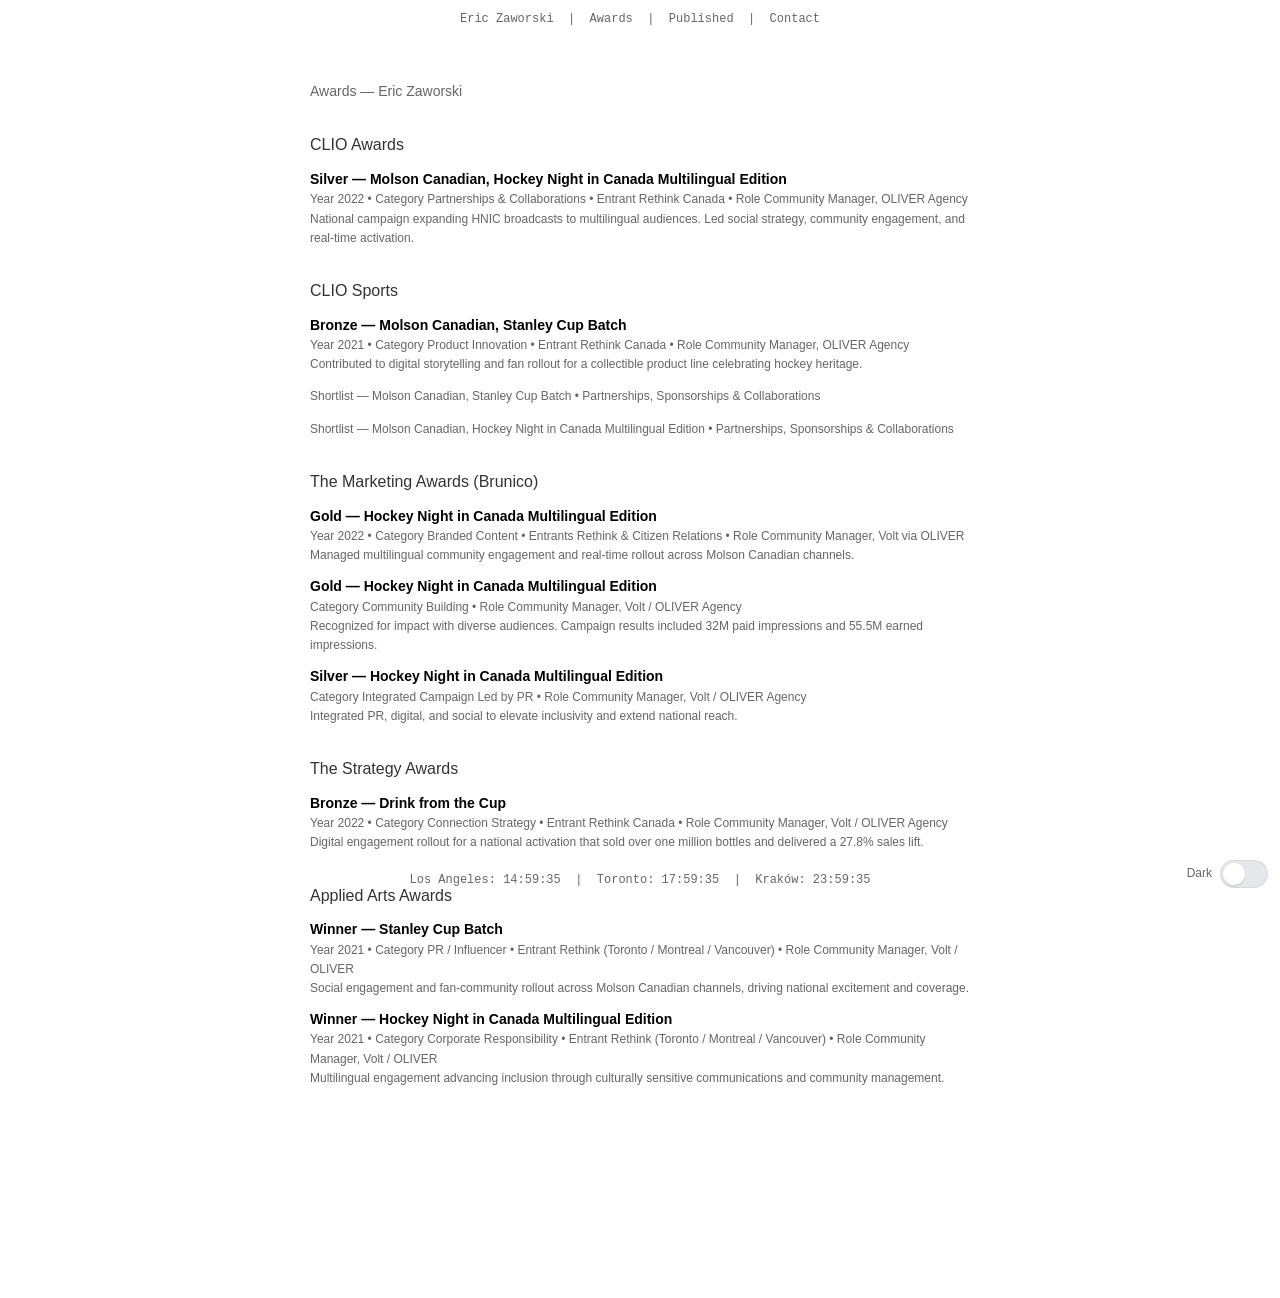
<file: awards.html>
<!DOCTYPE html>
<html lang="en">
<head>
  <!-- Google tag (gtag.js) -->
<script async src="https://www.googletagmanager.com/gtag/js?id=G-VXLYWS4MB5"></script>
<script>
  window.dataLayer = window.dataLayer || [];
  function gtag(){dataLayer.push(arguments);}
  gtag('js', new Date());

  gtag('config', 'G-VXLYWS4MB5');
</script>
  <meta charset="UTF-8" />
  <meta name="viewport" content="width=device-width, initial-scale=1.0"/>
  <title>Awards | Eric Zaworski</title>
 <meta name="description" content="Discover the awards and recognitions earned by Eric Zaworski for his work in marketing and media.">
<meta name="keywords" content="Eric Zaworski awards, marketing awards, recognitions, ezmedia achievements">
<meta property="og:title" content="Awards | Eric Zaworski">
<meta property="og:description" content="A showcase of awards and recognitions earned by marketing strategist Eric Zaworski, founder of ezmedia.">
<meta property="og:url" content="https://www.ericzaworski.com/awards">
<meta name="twitter:card" content="summary_large_image">
<link rel="canonical" href="https://www.ericzaworski.com/awards">
<script>try{if(localStorage.getItem('theme-dark')==='1')document.documentElement.classList.add('dark');}catch(e){}</script>
<style>
    * { margin: 0; padding: 0; box-sizing: border-box; }

    :root {
      --bg: #fff;
      --fg: #333;
      --muted: #666;
      --highlight: #e0ff7d;
    }
    body.dark {
      --bg: #000;
      --fg: #eaeaea;
      --muted: #9aa0a6;
    }

    body {
      font-family: -apple-system, BlinkMacSystemFont, 'Segoe UI', Roboto, Oxygen, Ubuntu, Cantarell, sans-serif;
      line-height: 1.6;
      color: var(--fg);
      background-color: var(--bg);
      padding: 80px 20px 180px;
      max-width: 700px;
      margin: 0 auto;
      opacity: 0;
      animation: fadeIn 1s ease forwards;
    }
    @keyframes fadeIn { to { opacity: 1; } }

    ::selection { background: var(--highlight); color: #000; }

    h1 { font-size: 14px; font-weight: normal; color: var(--muted); margin-bottom: 30px; }
    h2 { font-size: 16px; margin-bottom: 10px; font-weight: normal; color: var(--fg); }
    p, li { font-size: 14px; color: var(--fg); margin-bottom: 8px; }
    .meta { color: var(--muted); font-size: 12px; }

    a {
      color: #000;
      font-weight: bold;
      text-decoration: none;
    }
    a:hover { text-decoration: none; }
    body.dark a { color: #fff; }

    .section { margin-bottom: 30px; }
    ul { list-style: none; padding-left: 0; }
    li { margin-bottom: 10px; }

    /* Floating Header */
    .header-nav {
      position: fixed;
      top: calc(10px + env(safe-area-inset-top, 0px));
      left: 50%;
      transform: translateX(-50%);
      font-size: 12px;
      color: var(--muted);
      font-family: ui-monospace, SFMono-Regular, Menlo, Monaco, Consolas, "Courier New", monospace;
      white-space: nowrap;
      text-align: center;
      z-index: 1000;
      pointer-events: auto;
    }
    .header-nav span { margin-inline: 1ch; }
    @media (max-width: 375px) {
      .header-nav span { margin-inline: 0; }
    }
    .header-nav a {
      color: var(--muted);
      font-weight: normal;
      text-decoration: none;
    }
    .header-nav a:hover { color: var(--fg); }

    /* Clock */
    .time-display {
      position: fixed;
      bottom: calc(10px + env(safe-area-inset-bottom, 0px));
      left: 50%;
      transform: translateX(-50%);
      font-size: 12px;
      color: var(--muted);
      font-variant-numeric: tabular-nums;
      font-family: ui-monospace, SFMono-Regular, Menlo, Monaco, Consolas, monospace;
      white-space: nowrap;
      z-index: 900;
    }
    .time-line .name-full { display: inline; }
    .time-line .name-code { display: none; }
    .secs { display: inline; }

    /* Dark mode toggle */
    .toggle-wrap {
      position: fixed;
      right: 12px;
      bottom: calc(12px + env(safe-area-inset-bottom, 0px));
      display: flex;
      align-items: center;
      gap: 8px;
      user-select: none;
      z-index: 950;
    }
    .switch {
      --w: 48px; --h: 28px; --pad: 3px;
      position: relative;
      width: var(--w);
      height: var(--h);
      background: #e5e7eb;
      border-radius: var(--h);
      box-shadow: inset 0 0 0 1px rgba(0,0,0,0.06);
      transition: background .2s ease;
      cursor: pointer;
    }
    .switch::after {
      content: "";
      position: absolute;
      top: var(--pad);
      left: var(--pad);
      width: calc(var(--h) - var(--pad)*2);
      height: calc(var(--h) - var(--pad)*2);
      background: #fff;
      border-radius: 50%;
      box-shadow: 0 1px 2px rgba(0,0,0,.15);
      transition: transform .2s ease;
    }
    .switch.on { background: #22c55e; }
    .switch.on::after { transform: translateX(calc(var(--w) - var(--h))); }
    body.dark .switch { background: #374151; }
    body.dark .switch.on { background: #16a34a; }
    .toggle-label { font-size: 12px; color: var(--muted); }

    /* Responsive */
    @media (max-width: 768px) {
      .header-nav {
        position: fixed;
      top: calc(10px + env(safe-area-inset-top, 0px));
    left: 50%;
    transform: translateX(-50%);
        margin-bottom: 10px;
      }
      .time-display {
        position: static;
        transform: none;
        text-align: center;
        margin-top: 20px;
        font-size: 11px;
      }
      .time-line .name-full { display: none; }
      .time-line .name-code { display: inline; }
      .secs { display: none; }
      .toggle-wrap {
        position: static !important;
        justify-content: center;
        margin-top: 25px;
      }
    }

    @media (prefers-reduced-motion: reduce) {
      body { opacity: 1; }
      * { animation: none !important; transition: none !important; }
    }
  </style>
</head>
<body>
<!-- Floating Header -->
<nav class="header-nav" role="navigation" aria-label="Primary">
  <a href="https://www.ericzaworski.com/" target="_self">Eric Zaworski</a>
  <span aria-hidden="true">|</span>
  <a href="https://www.ericzaworski.com/awards" target="_self">Awards</a>
  <span aria-hidden="true">|</span>
  <a href="https://www.ericzaworski.com/published" target="_self">Published</a>
  <span aria-hidden="true">|</span>
  <a href="https://www.ericzaworski.com/contact" target="_self">Contact</a>
</nav>

  <main>
    <h1>Awards — Eric Zaworski</h1>
    <section class="section">
      <h2>CLIO Awards</h2>
      <ul>
        <li>
          <a href="https://clios.com/winners-gallery/details?id=138637" target="_blank" rel="noopener">Silver — Molson Canadian, Hockey Night in Canada Multilingual Edition</a>
          <div class="meta">Year 2022 • Category Partnerships & Collaborations • Entrant Rethink Canada • Role Community Manager, OLIVER Agency</div>
          <p class="meta">National campaign expanding HNIC broadcasts to multilingual audiences. Led social strategy, community engagement, and real-time activation.</p>
        </li>
      </ul>
    </section>

    <section class="section">
      <h2>CLIO Sports</h2>
      <ul>
        <li>
          <a href="https://clios.com/winners-gallery/details?id=127699" target="_blank" rel="noopener">Bronze — Molson Canadian, Stanley Cup Batch</a>
          <div class="meta">Year 2021 • Category Product Innovation • Entrant Rethink Canada • Role Community Manager, OLIVER Agency</div>
          <p class="meta">Contributed to digital storytelling and fan rollout for a collectible product line celebrating hockey heritage.</p>
        </li>
        <li><span class="meta">Shortlist — Molson Canadian, Stanley Cup Batch • Partnerships, Sponsorships & Collaborations</span></li>
        <li><span class="meta">Shortlist — Molson Canadian, Hockey Night in Canada Multilingual Edition • Partnerships, Sponsorships & Collaborations</span></li>
      </ul>
    </section>

    <section class="section">
      <h2>The Marketing Awards (Brunico)</h2>
      <ul>
        <li>
          <a href="https://marketingawards.strategyonline.ca/winners/winner/2022/?e=133384&u=Advertising&n=Hockey+Night+In+Canada%2C%3Cbr%3EMultilingual+Edition" target="_blank" rel="noopener">Gold — Hockey Night in Canada Multilingual Edition</a>
          <div class="meta">Year 2022 • Category Branded Content • Entrants Rethink & Citizen Relations • Role Community Manager, Volt via OLIVER</div>
          <p class="meta">Managed multilingual community engagement and real-time rollout across Molson Canadian channels.</p>
        </li>
        <li>
          <a href="https://marketingawards.strategyonline.ca/winners/winner/2022/?e=133384&u=Advertising&n=Hockey+Night+In+Canada%2C%3Cbr%3EMultilingual+Edition" target="_blank" rel="noopener">Gold — Hockey Night in Canada Multilingual Edition</a>
          <div class="meta">Category Community Building • Role Community Manager, Volt / OLIVER Agency</div>
          <p class="meta">Recognized for impact with diverse audiences. Campaign results included 32M paid impressions and 55.5M earned impressions.</p>
        </li>
        <li>
          <a href="https://marketingawards.strategyonline.ca/winners/winner/2022/?e=133384&u=Advertising&n=Hockey+Night+In+Canada%2C%3Cbr%3EMultilingual+Edition" target="_blank" rel="noopener">Silver — Hockey Night in Canada Multilingual Edition</a>
          <div class="meta">Category Integrated Campaign Led by PR • Role Community Manager, Volt / OLIVER Agency</div>
          <p class="meta">Integrated PR, digital, and social to elevate inclusivity and extend national reach.</p>
        </li>
      </ul>
    </section>

    <section class="section">
      <h2>The Strategy Awards</h2>
      <ul>
        <li>
          <a href="https://awards.strategyonline.ca/winners/winner/2022/?e=140527&n=Drink+from+the+Cup" target="_blank" rel="noopener">Bronze — Drink from the Cup</a>
          <div class="meta">Year 2022 • Category Connection Strategy • Entrant Rethink Canada • Role Community Manager, Volt / OLIVER Agency</div>
          <p class="meta">Digital engagement rollout for a national activation that sold over one million bottles and delivered a 27.8% sales lift.</p>
        </li>
      </ul>
    </section>

    <section class="section">
      <h2>Applied Arts Awards</h2>
      <ul>
        <li>
          <a href="https://www.appliedartsmag.com/winners/advertising/molson-canadian-stanley-cup-batch-w558/?year=2021" target="_blank" rel="noopener">Winner — Stanley Cup Batch</a>
          <div class="meta">Year 2021 • Category PR / Influencer • Entrant Rethink (Toronto / Montreal / Vancouver) • Role Community Manager, Volt / OLIVER</div>
          <p class="meta">Social engagement and fan-community rollout across Molson Canadian channels, driving national excitement and coverage.</p>
        </li>
        <li>
          <a href="https://www.appliedartsmag.com/winners/advertising/molson-hockey-night-in-canada-multilingual-edition-w546/?year=2021" target="_blank" rel="noopener">Winner — Hockey Night in Canada Multilingual Edition</a>
          <div class="meta">Year 2021 • Category Corporate Responsibility • Entrant Rethink (Toronto / Montreal / Vancouver) • Role Community Manager, Volt / OLIVER</div>
          <p class="meta">Multilingual engagement advancing inclusion through culturally sensitive communications and community management.</p>
        </li>
      </ul>
    </section>
  </main>

  <!-- Clock -->
  <div class="time-display" id="timeDisplay">
    <span class="time-line">
      <span class="name-full">Los Angeles</span><span class="name-code">LAX</span>:
      <span id="la-hm">--:--</span><span class="secs">:<span id="la-s">--</span></span>
      &nbsp;|&nbsp;
      <span class="name-full">Toronto</span><span class="name-code">YYZ</span>:
      <span id="to-hm">--:--</span><span class="secs">:<span id="to-s">--</span></span>
      &nbsp;|&nbsp;
      <span class="name-full">Kraków</span><span class="name-code">KRK</span>:
      <span id="kr-hm">--:--</span><span class="secs">:<span id="kr-s">--</span></span>
    </span>
  </div>

  <!-- Dark Mode -->
  <div class="toggle-wrap" aria-label="Appearance">
    <span class="toggle-label">Dark</span>
    <div class="switch" id="themeSwitch" role="switch" aria-label="Dark mode" aria-checked="false" tabindex="0"></div>
  </div>

<script>
  // 24-hour formatters, reused each tick
  const fmtHM_LA = new Intl.DateTimeFormat([], {
    hour: '2-digit', minute: '2-digit', hour12: false, timeZone: 'America/Los_Angeles'
  });
  const fmtS_LA  = new Intl.DateTimeFormat([], {
    second: '2-digit', timeZone: 'America/Los_Angeles'
  });

  const fmtHM_TO = new Intl.DateTimeFormat([], {
    hour: '2-digit', minute: '2-digit', hour12: false, timeZone: 'America/Toronto'
  });
  const fmtS_TO  = new Intl.DateTimeFormat([], {
    second: '2-digit', timeZone: 'America/Toronto'
  });

  const fmtHM_KR = new Intl.DateTimeFormat([], {
    hour: '2-digit', minute: '2-digit', hour12: false, timeZone: 'Europe/Warsaw'
  });
  const fmtS_KR  = new Intl.DateTimeFormat([], {
    second: '2-digit', timeZone: 'Europe/Warsaw'
  });

  function updateTimes() {
    const now = new Date();
    document.getElementById('la-hm').textContent = fmtHM_LA.format(now);
    document.getElementById('la-s').textContent  = fmtS_LA.format(now).padStart(2, '0');
    document.getElementById('to-hm').textContent = fmtHM_TO.format(now);
    document.getElementById('to-s').textContent  = fmtS_TO.format(now).padStart(2, '0');
    document.getElementById('kr-hm').textContent = fmtHM_KR.format(now);
    document.getElementById('kr-s').textContent  = fmtS_KR.format(now).padStart(2, '0');
  }
  updateTimes();
  setInterval(updateTimes, 1000);

  // Theme (unchanged)
  const themeSwitch = document.getElementById('themeSwitch');
  function applyTheme(dark, persist = true) {
    document.body.classList.toggle('dark', dark);
    themeSwitch.classList.toggle('on', dark);
    themeSwitch.setAttribute('aria-checked', dark ? 'true' : 'false');
    if (persist) { try { localStorage.setItem('theme-dark', dark ? '1' : '0'); } catch(e) {} }
  }
  (function initTheme(){
    const isDark = document.documentElement.classList.contains('dark');
    applyTheme(isDark, false);
  })();
  function toggleTheme() {
    const makeDark = !document.body.classList.contains('dark');
    applyTheme(makeDark);
    document.documentElement.classList.toggle('dark', makeDark);
  }
  themeSwitch.addEventListener('click', toggleTheme, { passive: true });
  themeSwitch.addEventListener('keydown', (e) => {
    if (e.key === ' ' || e.key === 'Enter') { e.preventDefault(); toggleTheme(); }
  });
</script>
</body>
</html>
</file>
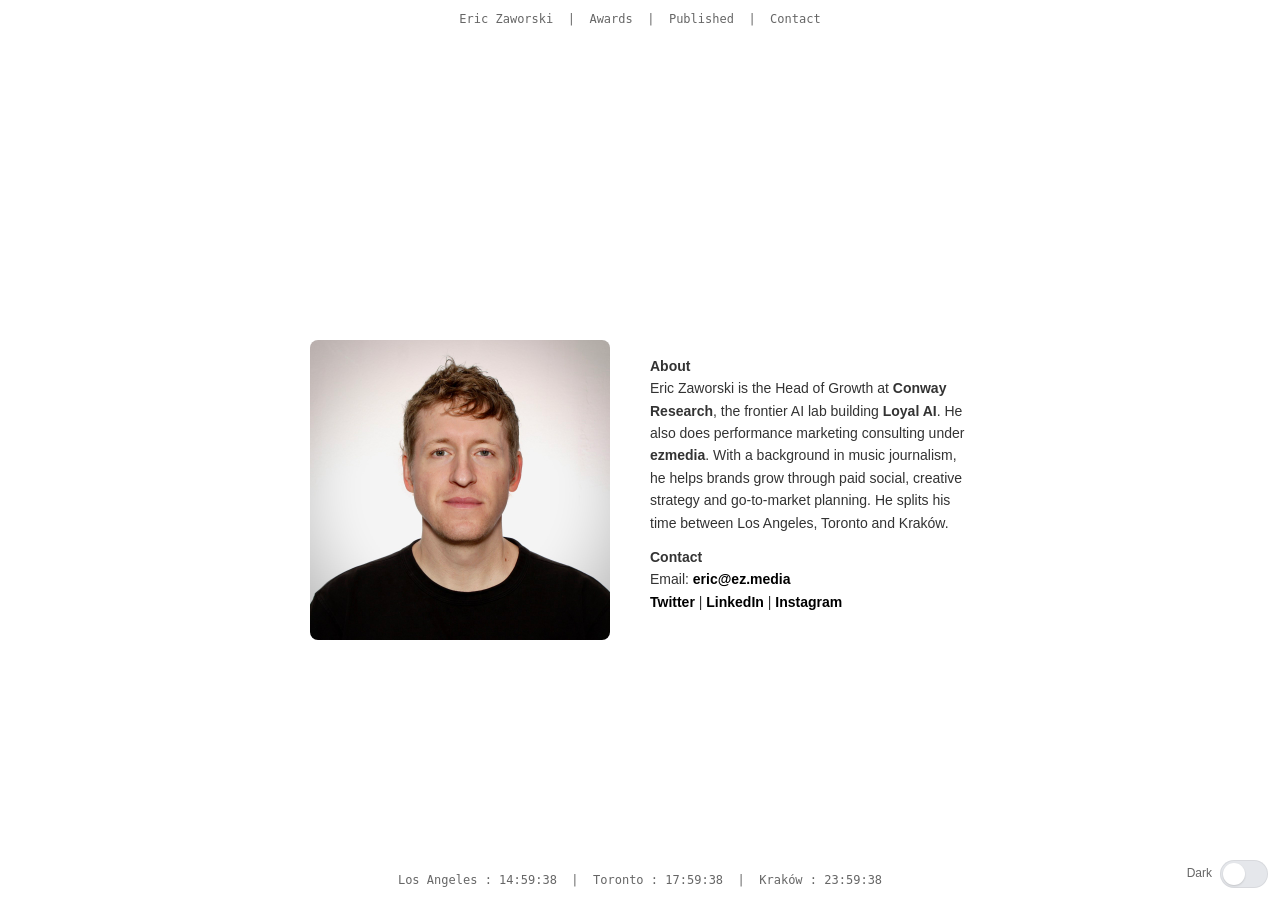
<file: contact.html>
<!DOCTYPE html>
<html lang="en">
<head>
  <!-- Google tag (gtag.js) -->
<script async src="https://www.googletagmanager.com/gtag/js?id=G-VXLYWS4MB5"></script>
<script>
  window.dataLayer = window.dataLayer || [];
  function gtag(){dataLayer.push(arguments);}
  gtag('js', new Date());

  gtag('config', 'G-VXLYWS4MB5');
</script>
<meta charset="UTF-8">
<meta name="viewport" content="width=device-width, initial-scale=1.0">
<title>Contact | Eric Zaworski</title>
<meta name="description" content="Get in touch with Eric Zaworski, Head of Growth at Conway Research, the frontier AI lab building Loyal AI.">
<meta name="keywords" content="contact Eric Zaworski, get in touch, Conway Research, Loyal AI, ezmedia contact, performance marketing">
<meta property="og:title" content="Contact | Eric Zaworski">
<meta property="og:description" content="Get in touch with Eric Zaworski, Head of Growth at Conway Research, the frontier AI lab building Loyal AI.">
<meta property="og:url" content="https://www.ericzaworski.com/contact">
<meta name="twitter:card" content="summary_large_image">
<link rel="canonical" href="https://www.ericzaworski.com/contact">
<script>try{if(localStorage.getItem('theme-dark')==='1')document.documentElement.classList.add('dark');}catch(e){}</script>
<style>
* { margin: 0; padding: 0; box-sizing: border-box; }
:root { --bg: #fff; --fg: #333; --muted: #666; --highlight: #e0ff7d; }
body.dark { --bg: #000; --fg: #eaeaea; --muted: #9aa0a6; }

/* Base body styling */
body {
  font-family: -apple-system, BlinkMacSystemFont, 'Segoe UI', Roboto, Oxygen, Ubuntu,
    Cantarell, sans-serif;
  line-height: 1.6;
  color: var(--fg);
  background-color: var(--bg);
  max-width: 700px;
  margin: 0 auto;
  opacity: 0;
  animation: fadeIn 1s ease forwards;
  display: flex;
  flex-direction: column;
  justify-content: center;
  min-height: 100vh;
  padding: 80px 20px 120px;
}
@keyframes fadeIn { to { opacity: 1; } }

/* Highlight color for selected text */
::selection {
  background: var(--highlight);
  color: #000;
}

a {
  color: #000;
  font-weight: bold;
  text-decoration: none;
}
a:hover { text-decoration: none; }
body.dark a { color: #fff; }

/* Navigation */
.header-nav {
  position: fixed;
  top: calc(10px + env(safe-area-inset-top, 0px));
  left: 50%;
  transform: translateX(-50%);
  font-size: 12px;
  color: var(--muted);
  font-family: ui-monospace, SFMono-Regular, Menlo, Monaco, Consolas, 'Courier New',
    monospace;
  white-space: nowrap;
  text-align: center;
  z-index: 1000;
}
.header-nav span { margin-inline: 1ch; }
@media (max-width: 375px) {
  .header-nav span { margin-inline: 0; }
}
.header-nav a {
  color: var(--muted);
  font-weight: normal;
}
.header-nav a:hover { color: var(--fg); }

/* Contact content layout */
.contact-section {
  display: flex;
  flex-direction: row;
  align-items: center;
  gap: 40px;
  margin-top: 120px;
}
.contact-portrait { width: 300px; max-width: 100%; height: auto; border-radius: 8px; }
body.dark .contact-portrait { filter: grayscale(1) contrast(1.15) brightness(0.85); }
.contact-section .info p {
  font-size: 14px;
  margin-bottom: 12px;
  color: var(--fg);
}
.contact-section .info strong { font-weight: bold; }

/* Clock */
.time-display {
  position: fixed;
  bottom: calc(10px + env(safe-area-inset-bottom, 0px));
  left: 50%;
  transform: translateX(-50%);
  font-size: 12px;
  color: var(--muted);
  font-variant-numeric: tabular-nums;
  font-family: ui-monospace, SFMono-Regular, Menlo, Monaco, Consolas, monospace;
  white-space: nowrap;
  z-index: 900;
}
.time-line .name-full { display: inline; }
.time-line .name-code { display: none; }
.secs { display: inline; }

/* Dark mode toggle */
.toggle-wrap {
  position: fixed;
  right: 12px;
  bottom: calc(12px + env(safe-area-inset-bottom, 0px));
  display: flex;
  align-items: center;
  gap: 8px;
  user-select: none;
  z-index: 950;
}
.switch {
  --w: 48px;
  --h: 28px;
  --pad: 3px;
  position: relative;
  width: var(--w);
  height: var(--h);
  background: #e5e7eb;
  border-radius: var(--h);
  box-shadow: inset 0 0 0 1px rgba(0,0,0,0.06);
  transition: background .2s ease;
  cursor: pointer;
}
.switch::after {
  content: "";
  position: absolute;
  top: var(--pad);
  left: var(--pad);
  width: calc(var(--h) - var(--pad) * 2);
  height: calc(var(--h) - var(--pad) * 2);
  background: #fff;
  border-radius: 50%;
  box-shadow: 0 1px 2px rgba(0,0,0,.15);
  transition: transform .2s ease;
}
.switch.on { background: #22c55e; }
.switch.on::after { transform: translateX(calc(var(--w) - var(--h))); }
body.dark .switch { background: #374151; }
body.dark .switch.on { background: #16a34a; }
.toggle-label {
  font-size: 12px;
  color: var(--muted);
}

/* Responsive */
@media (max-width: 768px) {
  body { justify-content: flex-start; }
  .contact-portrait { order: 1; }
  .time-display {
    position: static;
    transform: none;
    text-align: center;
    margin-top: 20px;
    font-size: 11px;
  }
  .time-line .name-full { display: none; }
  .time-line .name-code { display: inline; }
  .secs { display: none; }
  .toggle-wrap {
    position: static !important;
    justify-content: center;
    margin-top: 25px;
  }
  .contact-section {
    flex-direction: column;
    margin-top: 0;
  }
}
</style>
</head>
<body>
<nav class="header-nav" aria-label="Primary">
  <a href="https://ericzaworski.com/">Eric Zaworski</a> <span aria-hidden="true">|</span>
  <a href="https://ericzaworski.com/awards">Awards</a> <span aria-hidden="true">|</span>
  <a href="https://ericzaworski.com/published">Published</a> <span aria-hidden="true">|</span>
  <a href="https://ericzaworski.com/contact">Contact</a>
</nav>

<main class="contact-section">
  <img class="contact-portrait" src="assets/contact-portrait.jpg" width="300" height="300" alt="Eric Zaworski">
  <div class="info">
    <p><strong>About</strong><br>
      Eric Zaworski is the Head of Growth at <strong>Conway Research</strong>, the frontier AI lab building <strong>Loyal AI</strong>. He also does performance marketing consulting under <b>ezmedia</b>. With a background in music journalism, he helps brands grow through paid social, creative strategy and go-to-market planning. He splits his time between Los Angeles, Toronto and Kraków.</p>
    <p><strong>Contact</strong><br>
      Email: <a href="mailto:eric@ez.media">eric@ez.media</a><br>
      <a href="http://twitter.com/ericzawo">Twitter</a> |
      <a href="https://linkedin.com/in/eric-zaworski">LinkedIn</a> |
      <a href="https://instagram.com/ericzawo">Instagram</a>
    </p>
  </div>
</main>

<!-- Clock -->
<div class="time-display" id="timeDisplay">
  <span class="time-line">
    <span class="name-full">Los Angeles</span> <span class="name-code">LAX</span>:
    <span id="la-hm">--:--</span><span class="secs">:<span id="la-s">--</span></span>
    &nbsp;|&nbsp;
    <span class="name-full">Toronto</span> <span class="name-code">YYZ</span>:
    <span id="to-hm">--:--</span><span class="secs">:<span id="to-s">--</span></span>
    &nbsp;|&nbsp;
    <span class="name-full">Kraków</span> <span class="name-code">KRK</span>:
    <span id="kr-hm">--:--</span><span class="secs">:<span id="kr-s">--</span></span>
  </span>
</div>

<!-- Dark mode toggle -->
<div class="toggle-wrap" aria-label="Appearance">
  <span class="toggle-label">Dark</span>
  <div class="switch" id="themeSwitch" role="switch" aria-label="Dark mode" aria-checked="false" tabindex="0"></div>
</div>

<script>
// 24‑hour formatters reused each tick
const fmtHM_LA = new Intl.DateTimeFormat([], { hour: '2-digit', minute: '2-digit', hour12: false, timeZone: 'America/Los_Angeles' });
const fmtS_LA  = new Intl.DateTimeFormat([], { second: '2-digit', timeZone: 'America/Los_Angeles' });
const fmtHM_TO = new Intl.DateTimeFormat([], { hour: '2-digit', minute: '2-digit', hour12: false, timeZone: 'America/Toronto' });
const fmtS_TO  = new Intl.DateTimeFormat([], { second: '2-digit', timeZone: 'America/Toronto' });
const fmtHM_KR = new Intl.DateTimeFormat([], { hour: '2-digit', minute: '2-digit', hour12: false, timeZone: 'Europe/Warsaw' });
const fmtS_KR  = new Intl.DateTimeFormat([], { second: '2-digit', timeZone: 'Europe/Warsaw' });

function updateTimes() {
  const now = new Date();
  document.getElementById('la-hm').textContent = fmtHM_LA.format(now);
  document.getElementById('la-s').textContent  = fmtS_LA.format(now).padStart(2, '0');
  document.getElementById('to-hm').textContent = fmtHM_TO.format(now);
  document.getElementById('to-s').textContent  = fmtS_TO.format(now).padStart(2, '0');
  document.getElementById('kr-hm').textContent = fmtHM_KR.format(now);
  document.getElementById('kr-s').textContent  = fmtS_KR.format(now).padStart(2, '0');
}
updateTimes();
setInterval(updateTimes, 1000);

// dark‑mode switch logic
const themeSwitch = document.getElementById('themeSwitch');
function applyTheme(dark, persist = true) {
  document.body.classList.toggle('dark', dark);
  themeSwitch.classList.toggle('on', dark);
  themeSwitch.setAttribute('aria-checked', dark ? 'true' : 'false');
  if (persist) {
    try { localStorage.setItem('theme-dark', dark ? '1' : '0'); } catch (e) {}
  }
}
(function initTheme() {
  const isDark = document.documentElement.classList.contains('dark');
  applyTheme(isDark, false);
})();
function toggleTheme() {
  const makeDark = !document.body.classList.contains('dark');
  applyTheme(makeDark);
  document.documentElement.classList.toggle('dark', makeDark);
}
themeSwitch.addEventListener('click', toggleTheme, { passive: true });
themeSwitch.addEventListener('keydown', (e) => {
  if (e.key === ' ' || e.key === 'Enter') {
    e.preventDefault();
    toggleTheme();
  }
});
</script>
</body>
</html>
</file>
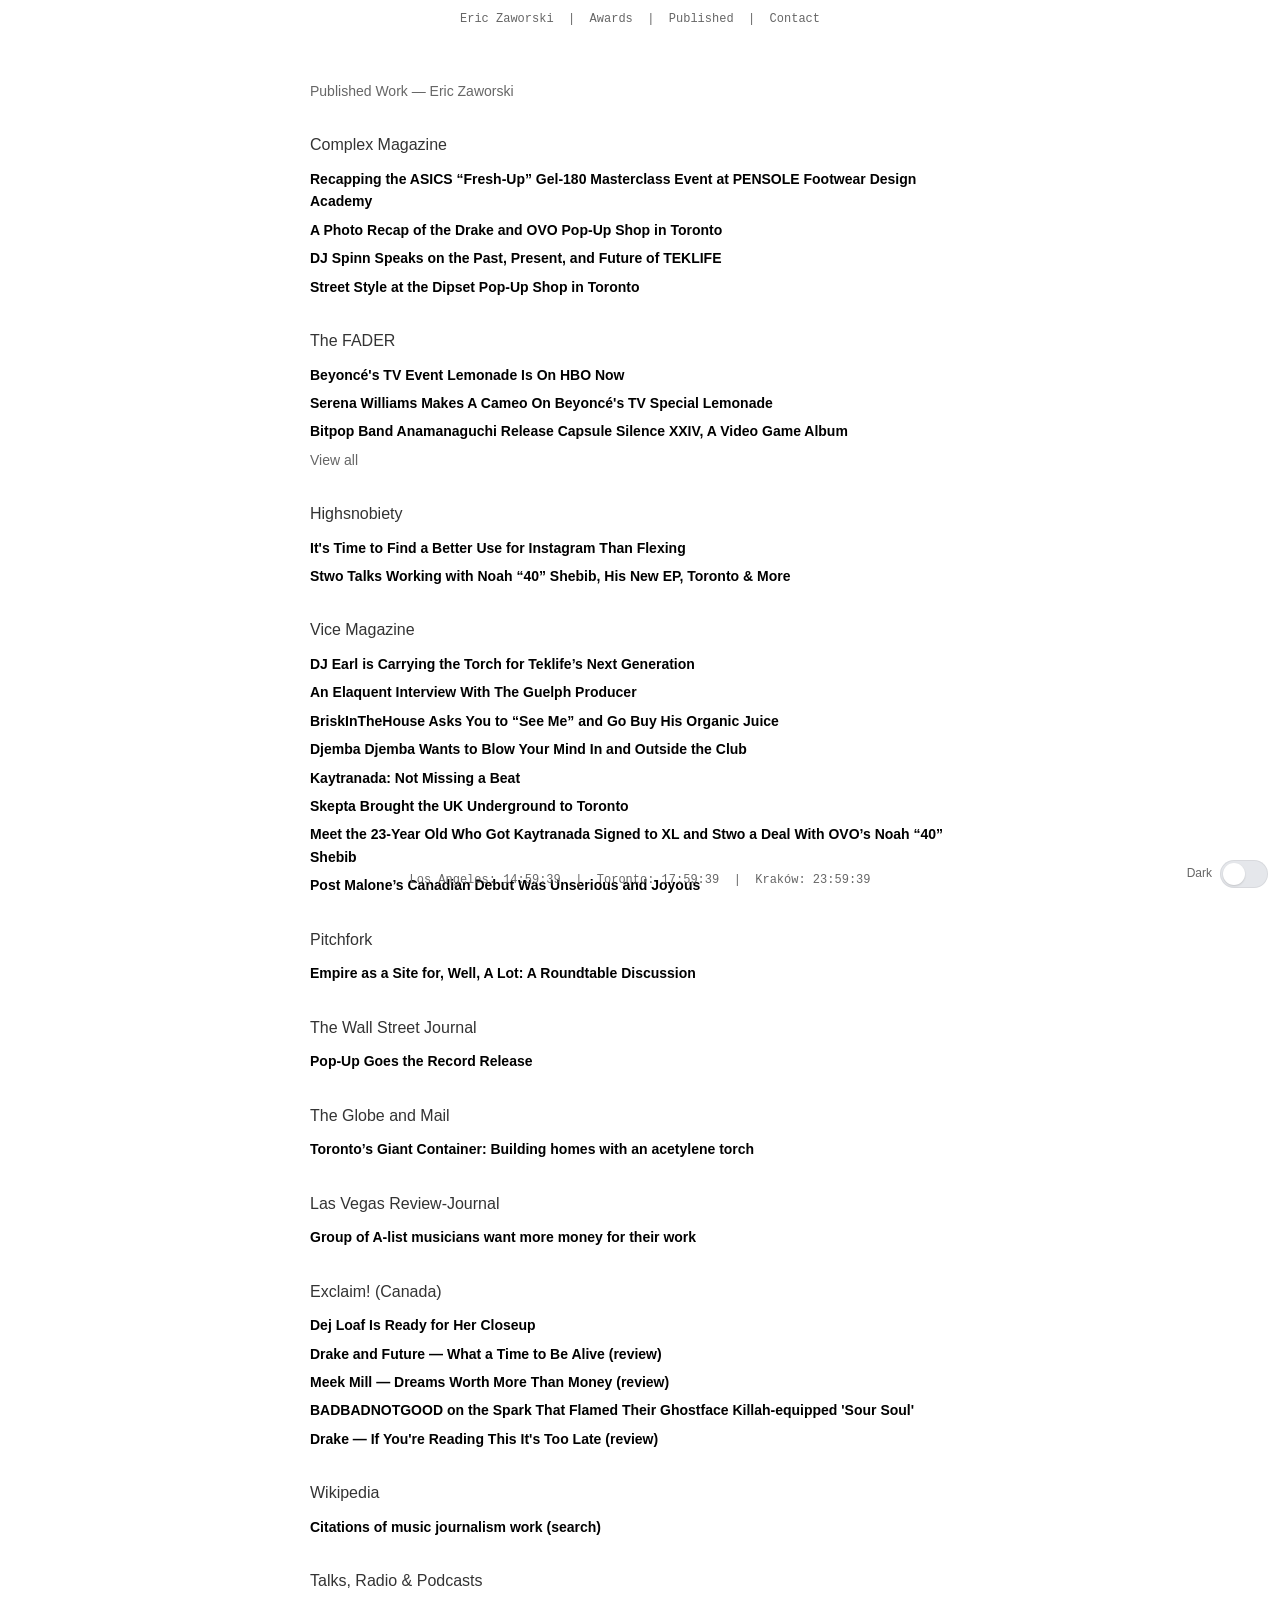
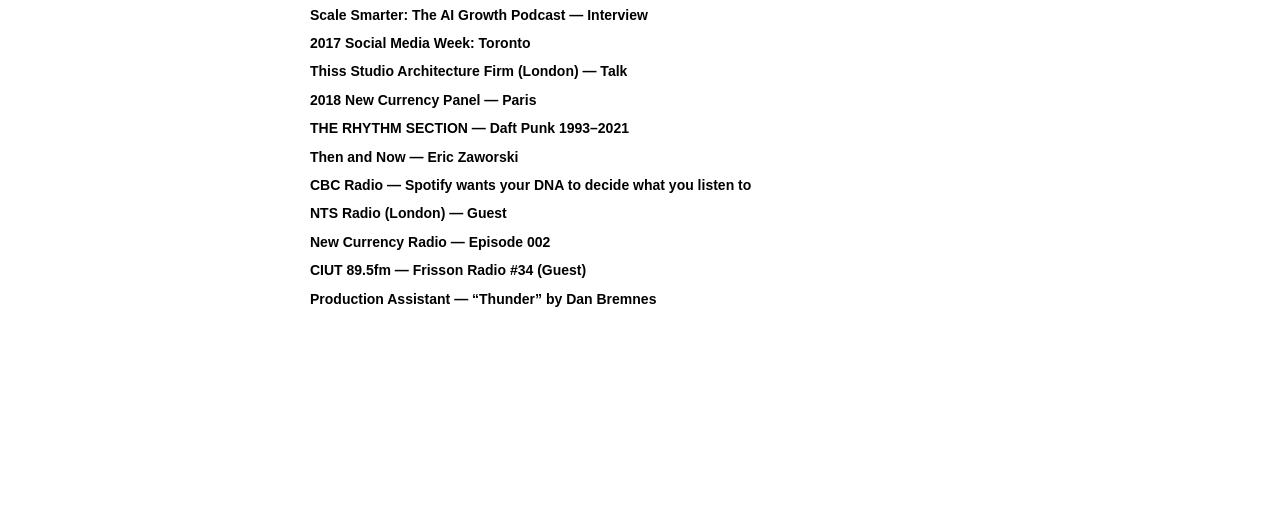
<file: published.html>
<!DOCTYPE html>
<html lang="en">
<head>
  <!-- Google tag (gtag.js) -->
<script async src="https://www.googletagmanager.com/gtag/js?id=G-VXLYWS4MB5"></script>
<script>
  window.dataLayer = window.dataLayer || [];
  function gtag(){dataLayer.push(arguments);}
  gtag('js', new Date());

  gtag('config', 'G-VXLYWS4MB5');
</script>
  <meta charset="UTF-8" />
  <meta name="viewport" content="width=device-width, initial-scale=1.0"/>
  <title>Published Works | Eric Zaworski</title>
 <meta name="description" content="Explore articles and published work by Eric Zaworski across leading media outlets and platforms.">
<meta name="keywords" content="Eric Zaworski published work, articles, journalism, marketing writing, publications">
<meta property="og:title" content="Published Works | Eric Zaworski">
<meta property="og:description" content="Explore articles and published work by marketing strategist and former journalist Eric Zaworski.">
<meta property="og:url" content="https://www.ericzaworski.com/published">
<meta name="twitter:card" content="summary_large_image">
<link rel="canonical" href="https://www.ericzaworski.com/published">
<script>try{if(localStorage.getItem('theme-dark')==='1')document.documentElement.classList.add('dark');}catch(e){}</script>
<style>
    * { margin: 0; padding: 0; box-sizing: border-box; }

    :root {
      --bg: #fff;
      --fg: #333;
      --muted: #666;
      --highlight: #e0ff7d;
    }
    body.dark {
      --bg: #000;
      --fg: #eaeaea;
      --muted: #9aa0a6;
    }

    body {
      font-family: -apple-system, BlinkMacSystemFont, 'Segoe UI', Roboto, Oxygen, Ubuntu, Cantarell, sans-serif;
      line-height: 1.6;
      color: var(--fg);
      background-color: var(--bg);
      padding: 80px 20px 180px;
      max-width: 700px;
      margin: 0 auto;
      opacity: 0;
      animation: fadeIn 1s ease forwards;
    }
    @keyframes fadeIn { to { opacity: 1; } }

    ::selection { background: var(--highlight); color: #000; }

    h1 { font-size: 14px; font-weight: normal; color: var(--muted); margin-bottom: 30px; }
    h2 { font-size: 16px; margin-bottom: 10px; font-weight: normal; color: var(--fg); }
    p, li { font-size: 14px; color: var(--fg); margin-bottom: 8px; }

    a {
      color: #000;
      font-weight: bold;
      text-decoration: none;
    }
    a:hover { text-decoration: none; }
    body.dark a { color: #fff; }

    .section { margin-bottom: 30px; }
    ul { list-style: none; padding-left: 0; }
    li { margin-bottom: 6px; }

    /* Floating Header */
    .header-nav {
      position: fixed;
      top: calc(10px + env(safe-area-inset-top, 0px));
      left: 50%;
      transform: translateX(-50%);
      font-size: 12px;
      color: var(--muted);
      font-family: ui-monospace, SFMono-Regular, Menlo, Monaco, Consolas, "Courier New", monospace;
      white-space: nowrap;
      text-align: center;
      z-index: 1000;
      pointer-events: auto;
    }
    .header-nav span { margin-inline: 1ch; }
    @media (max-width: 375px) {
      .header-nav span { margin-inline: 0; }
    }
    .header-nav a {
      color: var(--muted);
      font-weight: normal;
      text-decoration: none;
    }
    .header-nav a:hover { color: var(--fg); }

    /* Clock */
    .time-display {
      position: fixed;
      bottom: calc(10px + env(safe-area-inset-bottom, 0px));
      left: 50%;
      transform: translateX(-50%);
      font-size: 12px;
      color: var(--muted);
      font-variant-numeric: tabular-nums;
      font-family: ui-monospace, SFMono-Regular, Menlo, Monaco, Consolas, monospace;
      white-space: nowrap;
      z-index: 900;
    }
    .time-line .name-full { display: inline; }
    .time-line .name-code { display: none; }
    .secs { display: inline; }

    /* Dark mode toggle */
    .toggle-wrap {
      position: fixed;
      right: 12px;
      bottom: calc(12px + env(safe-area-inset-bottom, 0px));
      display: flex;
      align-items: center;
      gap: 8px;
      user-select: none;
      z-index: 950;
    }
    .switch {
      --w: 48px; --h: 28px; --pad: 3px;
      position: relative;
      width: var(--w);
      height: var(--h);
      background: #e5e7eb;
      border-radius: var(--h);
      box-shadow: inset 0 0 0 1px rgba(0,0,0,0.06);
      transition: background .2s ease;
      cursor: pointer;
    }
    .switch::after {
      content: "";
      position: absolute;
      top: var(--pad);
      left: var(--pad);
      width: calc(var(--h) - var(--pad)*2);
      height: calc(var(--h) - var(--pad)*2);
      background: #fff;
      border-radius: 50%;
      box-shadow: 0 1px 2px rgba(0,0,0,.15);
      transition: transform .2s ease;
    }
    .switch.on { background: #22c55e; }
    .switch.on::after { transform: translateX(calc(var(--w) - var(--h))); }
    body.dark .switch { background: #374151; }
    body.dark .switch.on { background: #16a34a; }
    .toggle-label { font-size: 12px; color: var(--muted); }

    /* Responsive */
    @media (max-width: 768px) {
      .time-display {
        position: static;
        transform: none;
        text-align: center;
        margin-top: 20px;
        font-size: 11px;
      }
      .time-line .name-full { display: none; }
      .time-line .name-code { display: inline; }
      .secs { display: none; }
      .toggle-wrap {
        position: static !important;
        justify-content: center;
        margin-top: 25px;
      }
    }

    @media (prefers-reduced-motion: reduce) {
      body { opacity: 1; }
      * { animation: none !important; transition: none !important; }
    }

    .muted-link { background: transparent; border: 0; font: inherit; color: var(--muted); cursor: pointer; }
    .muted-link:hover { color: var(--fg); }
  </style>
</head>
<body>
<!-- Floating Header -->
<nav class="header-nav" role="navigation" aria-label="Primary">
  <a href="https://www.ericzaworski.com/" target="_self">Eric Zaworski</a>
  <span aria-hidden="true">|</span>
  <a href="https://www.ericzaworski.com/awards" target="_self">Awards</a>
  <span aria-hidden="true">|</span>
  <a href="https://www.ericzaworski.com/published" target="_self">Published</a>
  <span aria-hidden="true">|</span>
  <a href="https://www.ericzaworski.com/contact" target="_self">Contact</a>
</nav>

  <main>
    <h1>Published Work — Eric Zaworski</h1>
    <!-- Complex -->
    <section class="section">
      <h2>Complex Magazine</h2>
      <ul>
        <li><a href="https://www.complex.com/sneakers/a/eric-zaworski/asics-pensole-footwear-design-academy" target="_blank" rel="noopener">Recapping the ASICS “Fresh-Up” Gel-180 Masterclass Event at PENSOLE Footwear Design Academy</a></li>
        <li><a href="https://www.complex.com/style/a/eric-zaworski/photo-recap-drake-ovo-pop-up-shop-toronto" target="_blank" rel="noopener">A Photo Recap of the Drake and OVO Pop-Up Shop in Toronto</a></li>
        <li><a href="https://www.complex.com/music/a/eric-zaworski/dj-spinn-toronto-interview" target="_blank" rel="noopener">DJ Spinn Speaks on the Past, Present, and Future of TEKLIFE</a></li>
        <li><a href="http://complex.com/style/a/james-harris/street-style-dipset-pop-up-shop-toronto" target="_blank" rel="noopener">Street Style at the Dipset Pop-Up Shop in Toronto</a></li>
      </ul>
    </section>

    <!-- The FADER (collapsed with View all) -->
    <section class="section">
      <h2>The FADER</h2>
      <ul>
        <li><a href="https://www.thefader.com/2016/04/23/beyonce-tv-event-lemonade-on-hbo" target="_blank" rel="noopener">Beyoncé's TV Event Lemonade Is On HBO Now</a></li>
        <li><a href="https://www.thefader.com/2016/04/23/serena-williams-cameo-beyonce-lemonade" target="_blank" rel="noopener">Serena Williams Makes A Cameo On Beyoncé's TV Special Lemonade</a></li>
        <li><a href="https://www.thefader.com/2016/03/30/anamanaguchi-release-capsule-silence-xxiv-a-video-game-album" target="_blank" rel="noopener">Bitpop Band Anamanaguchi Release Capsule Silence XXIV, A Video Game Album</a></li>
      </ul>
      <p><button type="button" class="muted-link" id="faderToggle" aria-expanded="false" aria-controls="faderAll">View all</button></p>
      <ul id="faderAll" hidden>
        <li><a href="https://www.thefader.com/2016/04/23/pharrell-and-scott-vener-dedicate-an-hour-mix-to-prince-on-othertone" target="_blank" rel="noopener">Pharrell And Scott Vener Dedicate A One Hour Mix To Prince On Their Beats 1 Show</a></li>
        <li><a href="https://www.thefader.com/2016/04/23/jay-electronica-says-a-collaboration-with-chance-the-rapper-is-coming" target="_blank" rel="noopener">Jay Electronica Says A Collaboration With Chance The Rapper Is Coming</a></li>
        <li><a href="https://www.thefader.com/2016/04/23/the-yeah-yeah-yeahs-played-a-surprise-set-in-new-york-last-night" target="_blank" rel="noopener">The Yeah Yeah Yeahs Played A Surprise Set In New York Last Night</a></li>
        <li><a href="https://www.thefader.com/2016/04/23/asap-rocky-was-joined-by-asap-ferg-miguel-and-tyler-the-creator-at-coachella" target="_blank" rel="noopener">ASAP Rocky, ASAP Ferg, Tyler, The Creator, And Miguel At Coachella</a></li>
        <li><a href="https://www.thefader.com/2016/04/23/watch-sufjan-stevens-and-gallant-cover-purple-rain-at-coachella" target="_blank" rel="noopener">Watch Sufjan Stevens And Gallant Cover “Purple Rain” At Coachella</a></li>
        <li><a href="https://www.thefader.com/2016/04/23/todays-ovo-sound-radio-episode-has-been-rescheduled-for-monday" target="_blank" rel="noopener">Today's OVO Sound Radio Episode Has Been Rescheduled</a></li>
        <li><a href="https://www.thefader.com/2016/04/01/tunji-ige-road-to-missed-calls-documentary-video" target="_blank" rel="noopener">Tunji Ige Releases “Road To Missed Calls” Documentary Video</a></li>
        <li><a href="https://www.thefader.com/2016/04/01/tory-lanez-drops-a-music-video-for-la-confidential" target="_blank" rel="noopener">Tory Lanez Drops A Music Video For “LA Confidential”</a></li>
        <li><a href="https://www.thefader.com/2016/03/31/stream-twenty88-jhene-aiko-and-big-sean-now" target="_blank" rel="noopener">TWENTY88, The Eight Song Collaboration Between Jhené Aiko And Big Sean Is Out Now</a></li>
        <li><a href="https://www.thefader.com/2016/03/31/stream-the-life-of-pablo-now-on-apple-music" target="_blank" rel="noopener">The Life Of Pablo Is Now Available On Spotify, Apple Music, and Google Play</a></li>
        <li><a href="https://www.thefader.com/2016/03/28/lil-wayne-sues-universal-music-group-over-profits-from-drake-nicki-minaj" target="_blank" rel="noopener">Lil Wayne Sues Universal Music Group Over Profits From Drake, Nicki Minaj</a></li>
        <li><a href="https://www.thefader.com/2016/03/28/migos-are-in-the-studio-with-kanye-west-big-sean-and-lil-yachty" target="_blank" rel="noopener">Migos Are In The Studio With Kanye West, Big Sean, Vic Mensa, And Lil Yachty</a></li>
        <li><a href="https://www.thefader.com/2016/03/28/diiv-cancels-european-tour" target="_blank" rel="noopener">DIIV Cancels Remaining European Tour Dates</a></li>
        <li><a href="https://www.thefader.com/2016/03/25/wiz-khalifa-pays-tribute-to-phife-dawg-with-electric-relaxation-flip" target="_blank" rel="noopener">Wiz Khalifa Pays Tribute to Phife Dawg With “Electric Relaxation” Flip</a></li>
        <li><a href="https://www.thefader.com/2016/03/25/moogfest-condemns-north-carolina-anti-lgbtq-law-" target="_blank" rel="noopener">Moogfest Condemns New Anti-LGBTQ Law In North Carolina</a></li>
        <li><a href="https://www.thefader.com/2016/03/25/kid-cudi-releases-the-frequency" target="_blank" rel="noopener">Kid Cudi Drops Surprise Track “The Frequency”</a></li>
        <li><a href="https://www.thefader.com/2016/03/25/boosie-badazz-drops-private-room-with-tony-michael-and-rich-homie-quan" target="_blank" rel="noopener">Boosie Badazz Releases “Private Room” With Tony Michael And Rich Homie Quan</a></li>
        <li><a href="https://www.thefader.com/2016/03/25/future-the-weeknd-low-life-music-video" target="_blank" rel="noopener">Future And The Weeknd Drop Visuals For “Low Life”</a></li>
        <li><a href="https://www.thefader.com/2016/03/24/ty-dolla-sign-westside-like-a-drug-stream" target="_blank" rel="noopener">Ty Dolla $ign Drops Two New Songs</a></li>
        <li><a href="https://www.thefader.com/2016/03/24/zayn-malik-mind-of-mind-new-album-out-now" target="_blank" rel="noopener">Zayn Malik’s Debut Album Mind Of Mine, Is Out Now</a></li>
        <li><a href="https://www.thefader.com/2016/03/24/slime-season-3-young-thug-out-now" target="_blank" rel="noopener">Young Thug’s Slime Season 3 Has Been Released</a></li>
        <li><a href="https://www.thefader.com/2016/03/24/kanye-west-shares-with-them-a-new-song-by-young-thug" target="_blank" rel="noopener">Kanye West Shares “With Them,” A New Song By Young Thug</a></li>
        <li><a href="https://www.thefader.com/2016/03/24/sbtrkt-new-ep-save-yourself" target="_blank" rel="noopener">SBTRKT Has Released Save Yourself</a></li>
        <li><a href="https://www.thefader.com/2016/03/24/ahead-of-islime-season-3i-young-thug-shares-new-track-problem" target="_blank" rel="noopener">Ahead Of Slime Season 3, Young Thug Shares New Track "Problem"</a></li>
        <li><a href="https://www.thefader.com/2016/03/24/asap-rocky-waka-flocka-goldie-mack" target="_blank" rel="noopener">A$AP Rocky And Waka Flocka Flame Connect On “Goldie Mack”</a></li>
        <li><a href="https://www.thefader.com/2016/03/23/a-tribe-called-quest-statement-phife-dawg-death" target="_blank" rel="noopener">A Tribe Called Quest Have Released A Statement On Phife Dawg’s Passing</a></li>
        <li><a href="https://www.thefader.com/2016/03/23/sbtrkt-dram-mabel-i-feel-your-pain-bbc-radio-1" target="_blank" rel="noopener">SBTRKT Taps D.R.A.M. And Mabel For “I Feel Your Pain”</a></li>
        <li><a href="https://www.thefader.com/2016/03/22/justin-bieber-cancels-all-forthcoming-meet-and-greets-with-fans" target="_blank" rel="noopener">Justin Bieber Cancels All Forthcoming Meet And Greets With Fans</a></li>
        <li><a href="https://www.thefader.com/2016/03/22/kanye-west-says-his-pop-up-store-sold-s1-million-of-clothing-in-two-days" target="_blank" rel="noopener">Kanye West Says His Pop Up Store Sold $1 Million Of Clothing In Two Days</a></li>
        <li><a href="https://www.thefader.com/2016/03/22/flying-lotus-shares-three-unreleased-tracks-brainfeeder" target="_blank" rel="noopener">Flying Lotus Shares Three Unreleased Tracks</a></li>
        <li><a href="https://www.thefader.com/2016/03/21/drake-baka-aka-not-nice-don-jail-type" target="_blank" rel="noopener">Drake's Friend Baka Aka Not Nice Releases “Don Jail (Type)”</a></li>
        <li><a href="https://www.thefader.com/2016/03/21/skrillex-remix-hundred-waters-bbc-radio-chance-the-rapper" target="_blank" rel="noopener">Skrillex Drops A Remix Of “Show Me Love” By Hundred Waters On BBC Radio 1</a></li>
        <li><a href="https://www.thefader.com/2016/03/21/nigo-recruits-stormzy-for-adidas-originals-campaign" target="_blank" rel="noopener">Nigo Recruits Stormzy For Adidas Originals Campaign</a></li>
        <li><a href="https://www.thefader.com/2016/03/04/french-montana-kanye-west-yeezy-boost" target="_blank" rel="noopener">French Montana Shares Behind The Scenes Shots Of Music Video With Kanye West</a></li>
        <li><a href="https://www.thefader.com/2016/03/04/2-chainz-and-lil-wayne-bounce-video" target="_blank" rel="noopener">2 Chainz And Lil Wayne Just Released A Video For “Bounce”</a></li>
        <li><a href="https://www.thefader.com/2016/03/04/grimes-to-collaborate-with-stella-mccartney-on-sustainable-fragrance" target="_blank" rel="noopener">Grimes Is The New Face Of Stella McCartney's POP Perfume</a></li>
        <li><a href="https://www.thefader.com/2016/03/04/joey-badass-announce-mr-robot" target="_blank" rel="noopener">Joey Bada$$ To Star In New Season Of Mr. Robot</a></li>
      </ul>
    </section>

    <!-- Highsnobiety -->
    <section class="section">
      <h2>Highsnobiety</h2>
      <ul>
        <li><a href="https://www.highsnobiety.com/p/instagram-flexing-op-ed/" target="_blank" rel="noopener">It's Time to Find a Better Use for Instagram Than Flexing</a></li>
        <li><a href="https://www.highsnobiety.com/p/stwo-interview/" target="_blank" rel="noopener">Stwo Talks Working with Noah “40” Shebib, His New EP, Toronto & More</a></li>
      </ul>
    </section>

    <!-- Vice -->
    <section class="section">
      <h2>Vice Magazine</h2>
      <ul>
        <li><a href="https://www.vice.com/en/article/dj-earl-is-carrying-the-torch-for-teklifes-next-generation/" target="_blank" rel="noopener">DJ Earl is Carrying the Torch for Teklife’s Next Generation</a></li>
        <li><a href="https://www.vice.com/en/article/elaquent-interview-guelph-producer/" target="_blank" rel="noopener">An Elaquent Interview With The Guelph Producer</a></li>
        <li><a href="https://www.vice.com/en/article/premiere-briskinthehouse-see-me-video/" target="_blank" rel="noopener">BriskInTheHouse Asks You to “See Me” and Go Buy His Organic Juice</a></li>
        <li><a href="https://www.vice.com/en/article/djemba-djemba-wants-to-blow-your-mind-in-and-outside-the-club/" target="_blank" rel="noopener">Djemba Djemba Wants to Blow Your Mind In and Outside the Club</a></li>
        <li><a href="https://www.vice.com/en/article/kaytranada-not-missing-a-beat/" target="_blank" rel="noopener">Kaytranada: Not Missing a Beat</a></li>
        <li><a href="https://www.vice.com/en/article/skepta-cmw-2016-live-review/" target="_blank" rel="noopener">Skepta Brought the UK Underground to Toronto</a></li>
        <li><a href="https://www.vice.com/sv/article/william-cole-manager-kaytranada-signed-to-xl-and-stwo-ovo-40/" target="_blank" rel="noopener">Meet the 23-Year Old Who Got Kaytranada Signed to XL and Stwo a Deal With OVO’s Noah “40” Shebib</a></li>
        <li><a href="https://www.vice.com/en/article/post-malone-cmw-toronto-2015/" target="_blank" rel="noopener">Post Malone’s Canadian Debut Was Unserious and Joyous</a></li>
      </ul>
    </section>

    <!-- Pitchfork -->
    <section class="section">
      <h2>Pitchfork</h2>
      <ul>
        <li><a href="https://pitchfork.com/thepitch/660-empire-as-a-site-for-well-a-lot-a-roundtable-discussion/" target="_blank" rel="noopener">Empire as a Site for, Well, A Lot: A Roundtable Discussion</a></li>
      </ul>
    </section>

    <!-- The Wall Street Journal -->
    <section class="section">
      <h2>The Wall Street Journal</h2>
      <ul>
        <li><a href="https://www.wsj.com/articles/popup-goes-the-record-release-1382634872" target="_blank" rel="noopener">Pop-Up Goes the Record Release</a></li>
      </ul>
    </section>

    <!-- The Globe and Mail -->
    <section class="section">
      <h2>The Globe and Mail</h2>
      <ul>
        <li><a href="https://www.theglobeandmail.com/life/home-and-garden/architecture/torontos-giant-container-building-homes-with-an-acetylene-torch/article28997437/" target="_blank" rel="noopener">Toronto’s Giant Container: Building homes with an acetylene torch</a></li>
      </ul>
    </section>

    <!-- Las Vegas Review-Journal -->
    <section class="section">
      <h2>Las Vegas Review-Journal</h2>
      <ul>
        <li><a href="https://neon.reviewjournal.com/entertainment/group-of-a-list-musicians-want-more-money-for-their-work/" target="_blank" rel="noopener">Group of A-list musicians want more money for their work</a></li>
      </ul>
    </section>

    <!-- Exclaim! -->
    <section class="section">
      <h2>Exclaim! (Canada)</h2>
      <ul>
        <li><a href="https://exclaim.ca/music/article/dej_loaf_is_ready_for_her_closeup" target="_blank" rel="noopener">Dej Loaf Is Ready for Her Closeup</a></li>
        <li><a href="https://exclaim.ca/music/article/drake_future-what_time_to_be_alive" target="_blank" rel="noopener">Drake and Future — What a Time to Be Alive (review)</a></li>
        <li><a href="https://exclaim.ca/music/article/meek_mill-dreams_worth_more_than_money" target="_blank" rel="noopener">Meek Mill — Dreams Worth More Than Money (review)</a></li>
        <li><a href="https://exclaim.ca/music/article/8203badbadnotgoods_chester_hansen_discusses_working_with_ghostface_killah" target="_blank" rel="noopener">BADBADNOTGOOD on the Spark That Flamed Their Ghostface Killah-equipped 'Sour Soul'</a></li>
        <li><a href="https://exclaim.ca/music/article/drake-if_youre_reading_this_its_too_late" target="_blank" rel="noopener">Drake — If You're Reading This It's Too Late (review)</a></li>
      </ul>
    </section>

    <!-- Wikipedia -->
    <section class="section">
      <h2>Wikipedia</h2>
      <ul>
        <li><a href="https://en.wikipedia.org/wiki/Special:Search?go=Go&search=eric+zaworski&ns0=1" target="_blank" rel="noopener">Citations of music journalism work (search)</a></li>
      </ul>
    </section>

    <!-- Talks / Radio / Podcasts -->
    <section class="section">
      <h2>Talks, Radio & Podcasts</h2>
      <ul>
        <li><a href="https://www.linkedin.com/feed/update/urn:li:activity:7369177568341696512/" target="_blank" rel="noopener">Scale Smarter: The AI Growth Podcast — Interview</a></li>
        <li><a href="https://x.com/SMWiToronto/status/934066633148190720" target="_blank" rel="noopener">2017 Social Media Week: Toronto</a></li>
        <li><a href="https://www.instagram.com/p/C5d8Rj9gD1c/" target="_blank" rel="noopener">Thiss Studio Architecture Firm (London) — Talk</a></li>
        <li><a href="https://www.instagram.com/p/BleAZdRnZZ6/?img_index=2" target="_blank" rel="noopener">2018 New Currency Panel — Paris</a></li>
        <li><a href="https://open.spotify.com/episode/4HZ5jGxvsu9mpd3g4pv1rX?si=b828ba80949a4aee" target="_blank" rel="noopener">THE RHYTHM SECTION — Daft Punk 1993–2021</a></li>
        <li><a href="https://soundcloud.com/thenandnowproject/eric-zaworski" target="_blank" rel="noopener">Then and Now — Eric Zaworski</a></li>
        <li><a href="https://www.cbc.ca/radio/spark/the-spark-guide-to-sound-and-music-1.5191285/spotify-wants-your-dna-to-decide-what-you-listen-to-1.4868844" target="_blank" rel="noopener">CBC Radio — Spotify wants your DNA to decide what you listen to</a></li>
        <li><a href="https://www.nts.live/shows/guests/episodes/tony-goodguy-29th-june-2018" target="_blank" rel="noopener">NTS Radio (London) — Guest</a></li>
        <li><a href="https://www.mixcloud.com/newcurrency/new-currency-radio-002-ft-grey93-ace-dillinger-and-young-teesh/" target="_blank" rel="noopener">New Currency Radio — Episode 002</a></li>
        <li><a href="https://www.mixcloud.com/frissonradio/frisson-radio-034-ft-eric-zaworski/" target="_blank" rel="noopener">CIUT 89.5fm — Frisson Radio #34 (Guest)</a></li>
        <li><a href="https://withrevere.com/thunder-dan-bremnes" target="_blank" rel="noopener">Production Assistant — “Thunder” by Dan Bremnes</a></li>
      </ul>
    </section>
  </main>

  <!-- Clock -->
  <div class="time-display" id="timeDisplay">
    <span class="time-line">
      <span class="name-full">Los Angeles</span><span class="name-code">LAX</span>:
      <span id="la-hm">--:--</span><span class="secs">:<span id="la-s">--</span></span>
      &nbsp;|&nbsp;
      <span class="name-full">Toronto</span><span class="name-code">YYZ</span>:
      <span id="to-hm">--:--</span><span class="secs">:<span id="to-s">--</span></span>
      &nbsp;|&nbsp;
      <span class="name-full">Kraków</span><span class="name-code">KRK</span>:
      <span id="kr-hm">--:--</span><span class="secs">:<span id="kr-s">--</span></span>
    </span>
  </div>

  <!-- Dark Mode -->
  <div class="toggle-wrap" aria-label="Appearance">
    <span class="toggle-label">Dark</span>
    <div class="switch" id="themeSwitch" role="switch" aria-label="Dark mode" aria-checked="false" tabindex="0"></div>
  </div>

  <script>
  // 24-hour formatters, reused each tick
  const fmtHM_LA = new Intl.DateTimeFormat([], {
    hour: '2-digit', minute: '2-digit', hour12: false, timeZone: 'America/Los_Angeles'
  });
  const fmtS_LA  = new Intl.DateTimeFormat([], {
    second: '2-digit', timeZone: 'America/Los_Angeles'
  });

  const fmtHM_TO = new Intl.DateTimeFormat([], {
    hour: '2-digit', minute: '2-digit', hour12: false, timeZone: 'America/Toronto'
  });
  const fmtS_TO  = new Intl.DateTimeFormat([], {
    second: '2-digit', timeZone: 'America/Toronto'
  });

  const fmtHM_KR = new Intl.DateTimeFormat([], {
    hour: '2-digit', minute: '2-digit', hour12: false, timeZone: 'Europe/Warsaw'
  });
  const fmtS_KR  = new Intl.DateTimeFormat([], {
    second: '2-digit', timeZone: 'Europe/Warsaw'
  });

  function updateTimes() {
    const now = new Date();
    document.getElementById('la-hm').textContent = fmtHM_LA.format(now);
    document.getElementById('la-s').textContent  = fmtS_LA.format(now);
    document.getElementById('to-hm').textContent = fmtHM_TO.format(now);
    document.getElementById('to-s').textContent  = fmtS_TO.format(now);
    document.getElementById('kr-hm').textContent = fmtHM_KR.format(now);
    document.getElementById('kr-s').textContent  = fmtS_KR.format(now);
  }
  updateTimes();
  setInterval(updateTimes, 1000);

  // Theme (unchanged)
  const themeSwitch = document.getElementById('themeSwitch');
  function applyTheme(dark, persist = true) {
    document.body.classList.toggle('dark', dark);
    themeSwitch.classList.toggle('on', dark);
    themeSwitch.setAttribute('aria-checked', dark ? 'true' : 'false');
    if (persist) { try { localStorage.setItem('theme-dark', dark ? '1' : '0'); } catch(e) {} }
  }
  (function initTheme(){
    const isDark = document.documentElement.classList.contains('dark');
    applyTheme(isDark, false);
  })();
  function toggleTheme() {
    const makeDark = !document.body.classList.contains('dark');
    applyTheme(makeDark);
    document.documentElement.classList.toggle('dark', makeDark);
  }
  
  const faderToggle = document.getElementById('faderToggle');
  const faderAll = document.getElementById('faderAll');
  faderToggle.addEventListener('click', () => {
    faderAll.hidden = !faderAll.hidden;
    faderToggle.setAttribute('aria-expanded', String(!faderAll.hidden));
    faderToggle.textContent = faderAll.hidden ? 'View all' : 'Hide';
  });

  themeSwitch.addEventListener('click', toggleTheme, { passive: true });
  themeSwitch.addEventListener('keydown', (e) => {
    if (e.key === ' ' || e.key === 'Enter') { e.preventDefault(); toggleTheme(); }
  });
</script>
</body>
</html>
</file>
